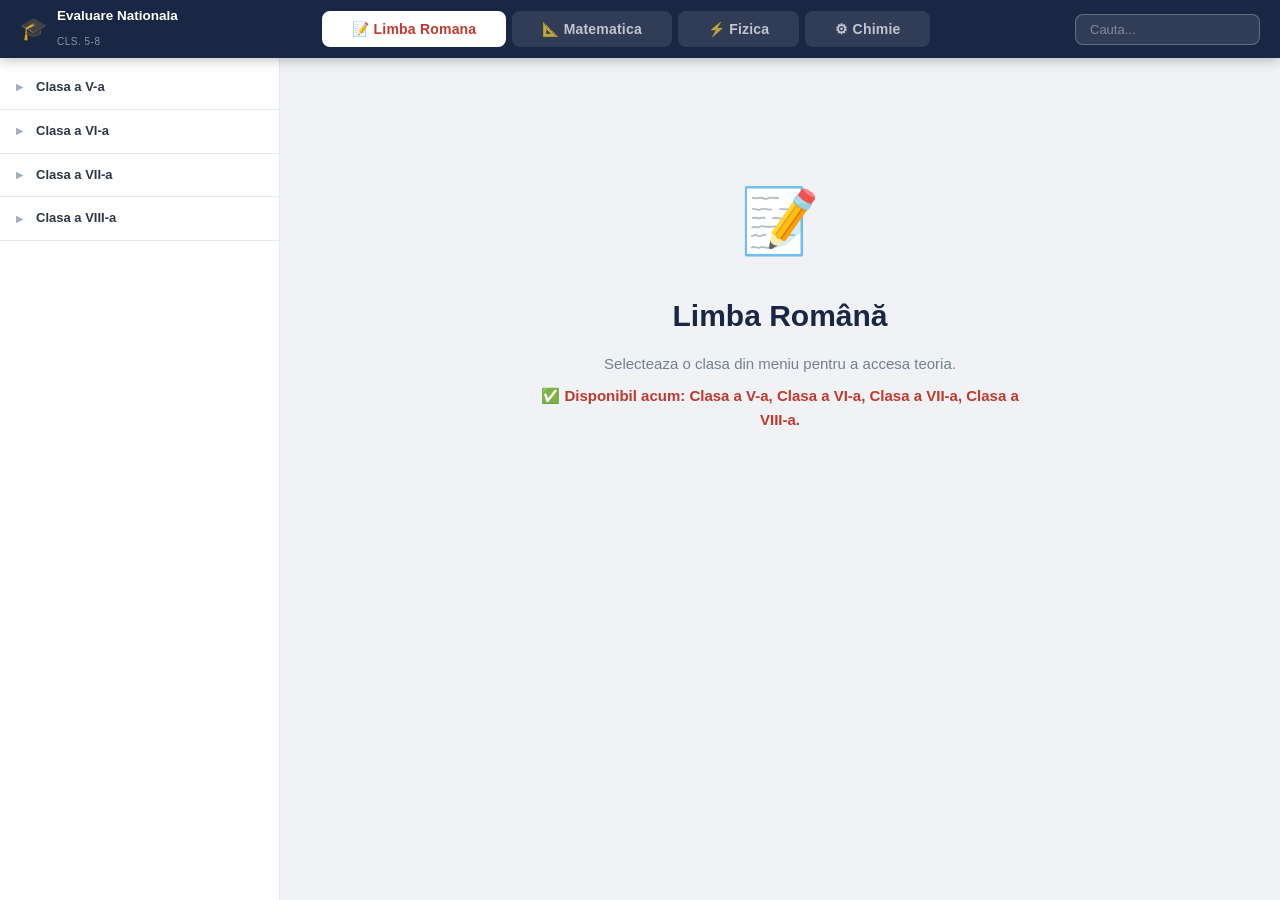
<file: index.html>
<!DOCTYPE html>
<html lang="ro">
<head>
  <meta charset="UTF-8" />
  <meta name="viewport" content="width=device-width, initial-scale=1.0" />
  <title>Evaluare Nationala - Pregatire cls. 5-8</title>
  <link rel="stylesheet" href="css/style.css" />
  <link rel="stylesheet" href="vendor/katex/katex.min.css" />
</head>
<body data-tab="romana">

  <header id="app-header">
    <div class="header-brand">
      <span class="brand-icon">&#127891;</span>
      <div class="brand-text">
        <strong>Evaluare Nationala</strong>
        <small>cls. 5-8</small>
      </div>
    </div>

    <button id="menu-btn" onclick="toggleSidebar()" aria-label="Meniu">&#9776;</button>

    <nav class="header-tabs">
      <button class="tab-btn active" id="tab-romana" onclick="switchTab('romana')">
        &#128221; Limba Romana
      </button>
      <button class="tab-btn" id="tab-matematica" onclick="switchTab('matematica')">
        &#128208; Matematica
      </button>
      <button class="tab-btn" id="tab-fizica" onclick="switchTab('fizica')">
        &#9889; Fizica
      </button>
      <button class="tab-btn" id="tab-chimie" onclick="switchTab('chimie')">
        &#9881; Chimie
      </button>
    </nav>

    <div class="header-search">
      <input type="text" id="search-input" placeholder="Cauta..." />
    </div>
  </header>

  <div class="app-body">
    <aside id="sidebar"></aside>
    <div id="sidebar-overlay" onclick="toggleSidebar()"></div>
    <main id="content"></main>
  </div>

  <script src="data/romana5.js"></script>
  <script src="data/romana6.js"></script>
  <script src="data/romana7.js"></script>
  <script src="data/romana8.js"></script>
  <script src="data/matematica5.js"></script>
  <script src="data/matematica6.js"></script>
  <script src="data/matematica7.js"></script>
  <script src="data/matematica8.js"></script>
  <script src="data/fizica6.js"></script>
  <script src="data/fizica7.js"></script>
  <script src="data/fizica8.js"></script>
  <script src="data/chimie7.js"></script>
  <script src="vendor/katex/katex.min.js"></script>
  <script src="vendor/katex/auto-render.min.js"></script>
  <script src="js/analytics.js"></script>
  <script src="js/app.js"></script>
</body>
</html>
</file>
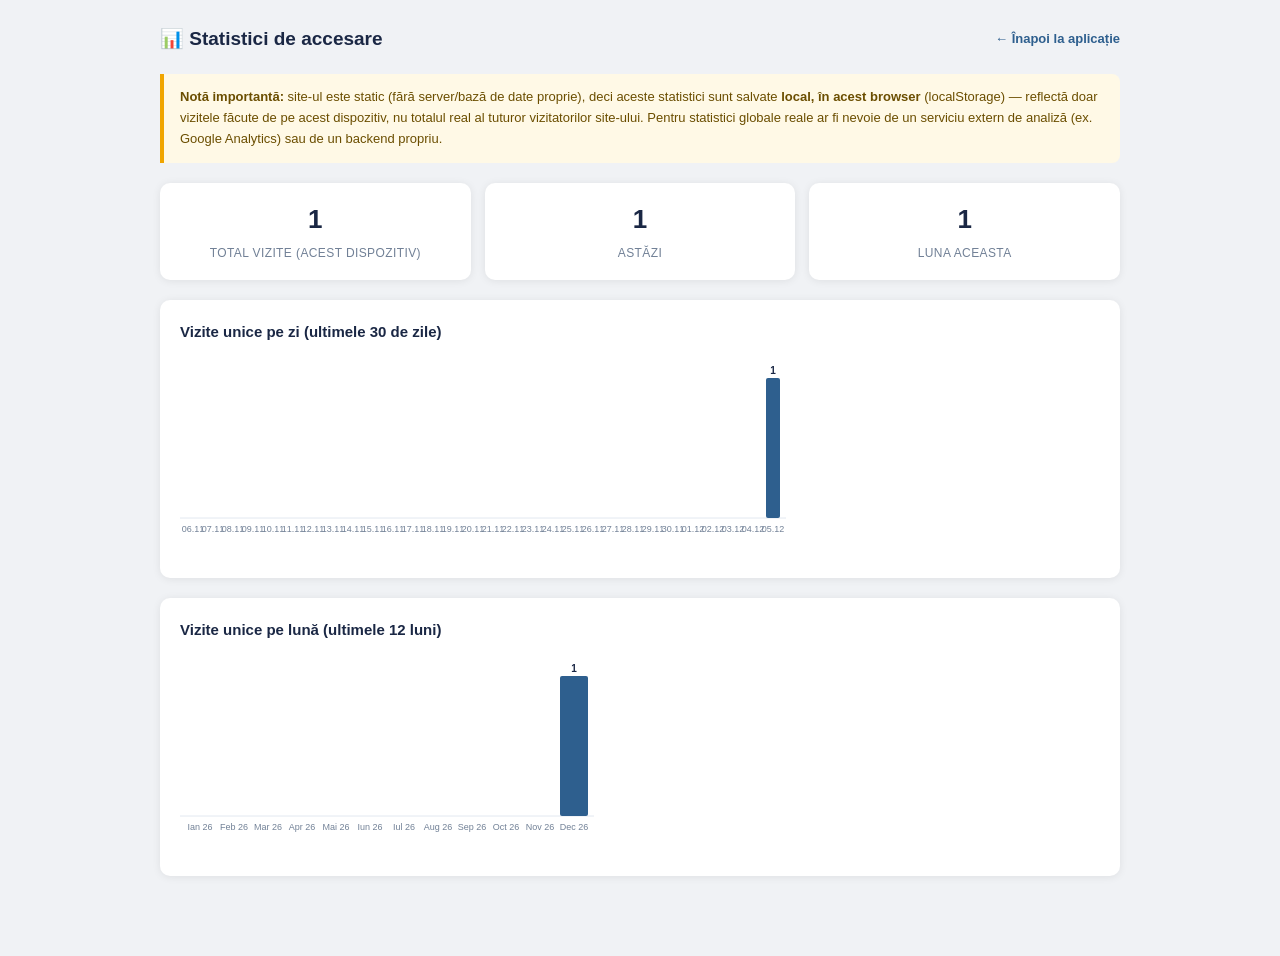
<file: admin.html>
<!DOCTYPE html>
<html lang="ro">
<head>
  <meta charset="UTF-8" />
  <meta name="viewport" content="width=device-width, initial-scale=1.0" />
  <meta name="robots" content="noindex, nofollow" />
  <title>Admin – Statistici accesare</title>
  <link rel="stylesheet" href="css/style.css" />
</head>
<body>
  <div class="admin-page">
    <div class="admin-shell">

      <div class="admin-topbar">
        <h1>&#128202; Statistici de accesare</h1>
        <a class="admin-back" href="index.html">&larr; Înapoi la aplicație</a>
      </div>

      <div class="admin-note" style="margin-bottom:20px;">
        <strong>Notă importantă:</strong> site-ul este static (fără server/bază de date proprie), deci aceste
        statistici sunt salvate <strong>local, în acest browser</strong> (localStorage) — reflectă doar vizitele
        făcute de pe acest dispozitiv, nu totalul real al tuturor vizitatorilor site-ului. Pentru statistici
        globale reale ar fi nevoie de un serviciu extern de analiză (ex. Google Analytics) sau de un backend propriu.
      </div>

      <div class="stat-cards">
        <div class="stat-card">
          <div class="stat-value" id="stat-total">0</div>
          <div class="stat-label">Total vizite (acest dispozitiv)</div>
        </div>
        <div class="stat-card">
          <div class="stat-value" id="stat-today">0</div>
          <div class="stat-label">Astăzi</div>
        </div>
        <div class="stat-card">
          <div class="stat-value" id="stat-month">0</div>
          <div class="stat-label">Luna aceasta</div>
        </div>
      </div>

      <div class="admin-card">
        <h2>Vizite unice pe zi (ultimele 30 de zile)</h2>
        <div class="admin-chart-wrap" id="chart-days"></div>
      </div>

      <div class="admin-card">
        <h2>Vizite unice pe lună (ultimele 12 luni)</h2>
        <div class="admin-chart-wrap" id="chart-months"></div>
      </div>

    </div>
  </div>

  <script src="js/admin.js"></script>
</body>
</html>
</file>
<file: css/style.css>
/* ==========================================
   EVALUARE NATIONALA - Design v2
   Taburi + Tree Sidebar + Server Local
   ========================================== */

*, *::before, *::after { box-sizing: border-box; margin: 0; padding: 0; }

:root {
  --primary:        #1a2744;
  --primary-light:  #2e5f8e;
  --accent-ro:      #c0392b;
  --accent-ro-light:#ffeaea;
  --accent-math:    #1a7a4a;
  --accent-math-light:#e8f5ee;
  --accent-fizica:  #2563a6;
  --accent-fizica-light:#e8f0fb;
  --accent-chimie:  #7c3aed;
  --accent-chimie-light:#f3eeff;
  /* Accent dinamic – schimbat prin data-tab pe body */
  --accent:         #c0392b;
  --accent-bg:      #ffeaea;
  --text:           #1a202c;
  --text-muted:     #718096;
  --border:         #e2e8f0;
  --bg:             #f0f2f5;
  --white:          #ffffff;
  --sidebar-width:  280px;
  --header-height:  58px;
  --radius:         10px;
  --shadow:         0 1px 8px rgba(0,0,0,.08);
  --shadow-lg:      0 8px 32px rgba(0,0,0,.12);
  /* pastrate pentru compatibilitate cu romana5.js content */
  --secondary: #e8f4fd;
}

body[data-tab="romana"]     { --accent: #c0392b; --accent-bg: #ffeaea; }
body[data-tab="matematica"] { --accent: #1a7a4a; --accent-bg: #e8f5ee; }
body[data-tab="fizica"]     { --accent: #2563a6; --accent-bg: #e8f0fb; }
body[data-tab="chimie"]     { --accent: #7c3aed; --accent-bg: #f3eeff; }

body {
  font-family: 'Segoe UI', 'Helvetica Neue', Arial, sans-serif;
  background: var(--bg);
  color: var(--text);
  line-height: 1.6;
  overflow-x: hidden;
}

/* ==========================================
   HEADER
   ========================================== */

#app-header {
  position: fixed;
  top: 0; left: 0; right: 0;
  height: var(--header-height);
  background: var(--primary);
  display: flex;
  align-items: center;
  padding: 0 20px;
  gap: 16px;
  z-index: 200;
  box-shadow: 0 2px 12px rgba(0,0,0,.25);
}

/* Brand */
.header-brand {
  display: flex;
  align-items: center;
  gap: 10px;
  flex-shrink: 0;
}

.brand-icon { font-size: 22px; }

.brand-text strong {
  display: block;
  color: white;
  font-size: 13.5px;
  font-weight: 700;
  white-space: nowrap;
}

.brand-text small {
  color: rgba(255,255,255,.5);
  font-size: 10px;
  text-transform: uppercase;
  letter-spacing: .5px;
}

/* ───── TABURI PRINCIPALE ───── */
.header-tabs {
  display: flex;
  gap: 6px;
  flex: 1;
  justify-content: center;
}

.tab-btn {
  display: flex;
  align-items: center;
  gap: 7px;
  padding: 8px 28px;
  border-radius: 8px;
  border: 2px solid transparent;
  background: rgba(255,255,255,.1);
  color: rgba(255,255,255,.7);
  font-size: 14px;
  font-weight: 600;
  cursor: pointer;
  transition: all .2s;
  letter-spacing: .2px;
  white-space: nowrap;
}

.tab-btn:hover {
  background: rgba(255,255,255,.18);
  color: white;
}

.tab-btn.active {
  background: white;
  color: var(--accent);
  border-color: white;
}

/* Search */
.header-search { flex-shrink: 0; }

/* Hamburger – vizibil doar pe mobil */
#menu-btn {
  display: none;
  align-items: center;
  justify-content: center;
  width: 36px;
  height: 36px;
  background: rgba(255,255,255,.1);
  border: 1.5px solid rgba(255,255,255,.25);
  border-radius: 8px;
  color: white;
  font-size: 18px;
  cursor: pointer;
  flex-shrink: 0;
  transition: background .2s;
}
#menu-btn:hover { background: rgba(255,255,255,.22); }

/* Overlay întunecat din spatele sidebar-ului pe mobil */
#sidebar-overlay {
  display: none;
  position: fixed;
  inset: 0;
  background: rgba(0,0,0,.45);
  z-index: 140;
}

.header-search input {
  padding: 7px 14px;
  border-radius: 8px;
  border: 1.5px solid rgba(255,255,255,.25);
  background: rgba(255,255,255,.1);
  color: white;
  font-size: 13px;
  width: 185px;
  outline: none;
  transition: all .2s;
}

.header-search input::placeholder { color: rgba(255,255,255,.4); }

.header-search input:focus {
  background: rgba(255,255,255,.18);
  border-color: rgba(255,255,255,.65);
}

/* ==========================================
   LAYOUT PRINCIPAL
   ========================================== */

.app-body {
  display: flex;
  margin-top: var(--header-height);
  min-height: calc(100vh - var(--header-height));
}

/* ==========================================
   SIDEBAR – TREE
   ========================================== */

#sidebar {
  width: var(--sidebar-width);
  background: var(--white);
  border-right: 1px solid var(--border);
  position: fixed;
  top: var(--header-height);
  left: 0;
  bottom: 0;
  overflow-y: auto;
  overflow-x: hidden;
  padding: 8px 0 24px;
  z-index: 100;
}

#sidebar::-webkit-scrollbar { width: 4px; }
#sidebar::-webkit-scrollbar-thumb { background: var(--border); border-radius: 2px; }

/* ── Nivel 1: Clasa ── */
.tree-grade-wrap {
  border-bottom: 1px solid var(--border);
}

.tree-grade-row {
  display: flex;
  align-items: center;
  gap: 8px;
  padding: 11px 16px;
  font-size: 13px;
  font-weight: 700;
  color: #2d3748;
  cursor: pointer;
  user-select: none;
  transition: background .15s;
}

.tree-grade-row:hover { background: var(--bg); }

.tree-grade-row.locked {
  cursor: default;
  color: #b0bec5;
}

.tree-grade-label { flex: 1; }

.tree-soon {
  font-size: 10px;
  font-weight: 600;
  color: #b0bec5;
  background: #f1f5f9;
  padding: 2px 8px;
  border-radius: 10px;
  white-space: nowrap;
}

/* ── Nivel 2: Sectiune ── */
.tree-grade-body {
  border-left: 3px solid var(--accent-bg);
  margin-left: 28px;
}

.tree-section-row {
  display: flex;
  align-items: center;
  gap: 7px;
  padding: 8px 12px 8px 10px;
  font-size: 12.5px;
  font-weight: 600;
  color: #4a5568;
  cursor: pointer;
  user-select: none;
  transition: background .15s, color .15s;
}

.tree-section-row:hover { background: var(--accent-bg); color: var(--accent); }
.tree-section-row.open  { color: var(--accent); }

.tree-section-icon { font-size: 14px; }

/* ── Nivel 3: Capitol ── */
.tree-section-body {
  border-left: 2px solid #edf2f7;
  margin-left: 22px;
}

.tree-chapter-row {
  padding: 6px 10px 6px 12px;
  font-size: 12px;
  color: #718096;
  cursor: pointer;
  transition: background .12s, color .12s;
  line-height: 1.4;
}

.tree-chapter-row:hover {
  background: var(--accent-bg);
  color: var(--accent);
}

.tree-chapter-row.active {
  background: var(--accent-bg);
  color: var(--accent);
  font-weight: 700;
  border-left: 2px solid var(--accent);
  margin-left: -2px;
  padding-left: 14px;
}

/* Arrow */
.tree-arrow {
  font-size: 9px;
  width: 12px;
  flex-shrink: 0;
  color: #a0aec0;
}

/* ==========================================
   CONTENT AREA
   ========================================== */

#content {
  margin-left: var(--sidebar-width);
  flex: 1;
  padding: 32px 40px;
  min-height: calc(100vh - var(--header-height));
}

/* ==========================================
   WELCOME SCREEN
   ========================================== */

.welcome-screen {
  max-width: 500px;
  margin: 80px auto;
  text-align: center;
}

.welcome-icon { font-size: 64px; margin-bottom: 20px; }

.welcome-screen h1 {
  font-size: 30px;
  font-weight: 800;
  color: var(--primary);
  margin-bottom: 12px;
}

.welcome-screen p {
  font-size: 15px;
  color: var(--text-muted);
  margin-bottom: 8px;
}

.welcome-hint {
  color: var(--accent) !important;
  font-weight: 600 !important;
}

/* ==========================================
   CHAPTER VIEW
   ========================================== */

.chapter-view { max-width: 820px; }

/* Breadcrumb */
.breadcrumb {
  display: flex;
  align-items: center;
  gap: 6px;
  font-size: 13px;
  color: var(--text-muted);
  margin-bottom: 20px;
  flex-wrap: wrap;
}

.bc-link {
  cursor: pointer;
  transition: color .15s;
}

.bc-link:hover { color: var(--accent); text-decoration: underline; }
.bc-sep   { opacity: .4; cursor: default; }
.bc-current { color: var(--text); font-weight: 600; cursor: default; }

/* Chapter header */
.chapter-header { margin-bottom: 24px; }

.chapter-badge {
  display: inline-block;
  padding: 3px 12px;
  border-radius: 20px;
  background: var(--accent-bg);
  color: var(--accent);
  font-size: 11.5px;
  font-weight: 700;
  text-transform: uppercase;
  letter-spacing: .5px;
  margin-bottom: 10px;
}

.chapter-header h1 {
  font-size: 24px;
  font-weight: 800;
  color: var(--primary);
}

/* Chapter body */
.chapter-body {
  background: white;
  border-radius: var(--radius);
  padding: 28px 32px;
  box-shadow: var(--shadow);
  margin-bottom: 24px;
}

/* Chapter footer nav */
.chapter-footer {
  display: flex;
  justify-content: space-between;
  gap: 12px;
  padding-top: 20px;
  border-top: 1px solid var(--border);
}

/* ==========================================
   CONTENT BLOCKS (in chapter.content)
   ========================================== */

.content-block { margin-bottom: 28px; }
.content-block:last-child { margin-bottom: 0; }

.content-block h4 {
  font-size: 15.5px;
  font-weight: 700;
  color: var(--primary);
  margin-bottom: 12px;
  padding-bottom: 6px;
  border-bottom: 2px solid var(--border);
  display: flex;
  align-items: center;
  gap: 8px;
}

.content-block h5 {
  font-size: 13.5px;
  font-weight: 700;
  color: var(--primary-light);
  margin: 16px 0 8px;
}

.content-block p {
  font-size: 14px;
  color: var(--text);
  margin-bottom: 8px;
  line-height: 1.75;
}

.content-block ul, .content-block ol {
  padding-left: 20px;
  margin-bottom: 10px;
}

.content-block li {
  font-size: 14px;
  color: var(--text);
  margin-bottom: 5px;
  line-height: 1.65;
}

/* Definition box */
.definitie {
  background: #eef4ff;
  border-left: 4px solid var(--primary-light);
  border-radius: 0 8px 8px 0;
  padding: 13px 16px;
  margin: 12px 0;
}

.definitie .definitie-label {
  font-size: 10px;
  font-weight: 800;
  text-transform: uppercase;
  letter-spacing: 1px;
  color: var(--primary);
  margin-bottom: 4px;
}

.definitie p {
  font-size: 14px;
  color: var(--primary);
  font-style: italic;
  margin: 0;
}

/* Example box */
.exemplu {
  background: #fffbeb;
  border-left: 4px solid #f59e0b;
  border-radius: 0 8px 8px 0;
  padding: 13px 16px;
  margin: 12px 0;
}

.exemplu .exemplu-label {
  font-size: 10px;
  font-weight: 800;
  text-transform: uppercase;
  letter-spacing: 1px;
  color: #b45309;
  margin-bottom: 6px;
}

.exemplu p, .exemplu li {
  font-size: 13.5px;
  color: #78350f;
  margin: 0 0 4px;
}

/* Warning box */
.atentie {
  background: #fff5f5;
  border-left: 4px solid var(--accent-ro);
  border-radius: 0 8px 8px 0;
  padding: 13px 16px;
  margin: 12px 0;
}

.atentie .atentie-label {
  font-size: 10px;
  font-weight: 800;
  text-transform: uppercase;
  letter-spacing: 1px;
  color: var(--accent-ro);
  margin-bottom: 4px;
}

.atentie p {
  font-size: 13.5px;
  color: #7f1d1d;
  margin: 0;
}

/* Tables */
.teoria-table {
  width: 100%;
  border-collapse: collapse;
  margin: 12px 0;
  font-size: 13px;
  border-radius: 8px;
  overflow: hidden;
  box-shadow: 0 1px 4px rgba(0,0,0,.06);
}

.teoria-table th {
  background: var(--primary);
  color: white;
  padding: 9px 13px;
  text-align: left;
  font-size: 12px;
  font-weight: 600;
}

.teoria-table td {
  padding: 8px 13px;
  border-bottom: 1px solid var(--border);
  vertical-align: top;
  line-height: 1.55;
}

.teoria-table tr:last-child td { border-bottom: none; }
.teoria-table tr:nth-child(even) td { background: var(--bg); }

/* Tags inline */
.tag {
  display: inline-block;
  padding: 2px 8px;
  border-radius: 4px;
  font-size: 12px;
  font-weight: 600;
  margin: 1px;
}

.tag.ro    { background: var(--accent-ro-light);   color: var(--accent-ro); }
.tag.blue  { background: var(--secondary);          color: var(--primary); }
.tag.green { background: var(--accent-math-light);  color: var(--accent-math); }
.tag.yellow{ background: #fffbf0; color: #8a6000; border: 1px solid #f0a500; }

/* Difficulty badges for progressive exercises */
.dif-badge {
  display: inline-block;
  padding: 2px 9px;
  border-radius: 20px;
  font-size: 10.5px;
  font-weight: 800;
  text-transform: uppercase;
  letter-spacing: .4px;
  margin-right: 7px;
  vertical-align: middle;
  white-space: nowrap;
}

.dif-usor      { background: #e6f9ec; color: #1a7a4a; }
.dif-mediu     { background: #fff7e0; color: #8a6000; }
.dif-dificil   { background: #ffece8; color: #c0392b; }
.dif-f-dificil { background: #f3eeff; color: #7c3aed; }

/* Collapsible solution under each proposed exercise */
.rezolvare-toggle {
  margin: 6px 0 10px;
}

.rezolvare-toggle summary {
  cursor: pointer;
  font-size: 12.5px;
  font-weight: 700;
  color: var(--accent);
  list-style: none;
  display: inline-block;
}

.rezolvare-toggle summary::-webkit-details-marker { display: none; }
.rezolvare-toggle summary::before { content: "▸ "; }
.rezolvare-toggle[open] summary::before { content: "▾ "; }

.rezolvare-toggle p {
  margin-top: 6px;
  padding: 8px 12px;
  background: var(--bg);
  border-left: 3px solid var(--accent);
  border-radius: 0 6px 6px 0;
  font-size: 13px;
  color: var(--text);
  line-height: 1.55;
}

/* ==========================================
   NAVIGATION BUTTONS
   ========================================== */

.btn-nav {
  display: flex;
  align-items: center;
  gap: 8px;
  padding: 10px 20px;
  border-radius: 8px;
  border: 1.5px solid var(--border);
  background: white;
  font-size: 13.5px;
  font-weight: 600;
  cursor: pointer;
  color: var(--primary);
  transition: all .2s;
}

.btn-nav:hover {
  border-color: var(--accent);
  color: var(--accent);
  background: var(--accent-bg);
}

/* ==========================================
   SEARCH RESULTS
   ========================================== */

.search-result {
  display: flex;
  flex-direction: column;
  gap: 4px;
  padding: 14px 16px;
  background: white;
  border-radius: var(--radius);
  box-shadow: var(--shadow);
  margin-bottom: 10px;
  cursor: pointer;
  border-left: 3px solid var(--accent);
  transition: transform .15s, box-shadow .15s;
}

.search-result:hover {
  transform: translateX(3px);
  box-shadow: var(--shadow-lg);
}

.search-result strong { font-size: 14px; color: var(--text); }
.search-result span   { font-size: 12px; color: var(--text-muted); }

/* ==========================================
   RESPONSIVE
   ========================================== */

@media (max-width: 768px) {
  /* Sidebar alunecă din stânga; overlay apare în spatele lui */
  #sidebar {
    width: min(280px, 80vw);
    transform: translateX(-100%);
    transition: transform .3s ease;
    z-index: 150;
  }
  #sidebar.open {
    transform: translateX(0);
  }
  #sidebar.open ~ #sidebar-overlay,
  #sidebar-overlay.visible {
    display: block;
  }
  #content {
    margin-left: 0;
    padding: 16px;
  }
  /* Tab-uri cu scroll orizontal fără wrapping */
  .header-tabs {
    flex: 1;
    overflow-x: auto;
    justify-content: flex-start;
    gap: 4px;
    scrollbar-width: none;
  }
  .header-tabs::-webkit-scrollbar { display: none; }
  .header-tabs .tab-btn {
    padding: 6px 12px;
    font-size: 12px;
    flex-shrink: 0;
  }
  .brand-text { display: none; }
  #menu-btn { display: flex; }
  /* Search mai îngust */
  .header-search input { width: 110px; }
  /* Breadcrumb pe mai multe linii */
  .breadcrumb { flex-wrap: wrap; }
  /* Butoane navigare stivuite vertical */
  .chapter-nav { flex-direction: column; gap: 8px; }
  .btn-nav { max-width: 100%; text-align: center; }
}

/* ==========================================
   MATEMATICĂ – KaTeX + Formule + SVG Figuri
   ========================================== */

/* Bloc centrat pentru formule display (KaTeX \[...\]) */
.math-block {
  overflow-x: auto;
  text-align: center;
  margin: 12px 0;
  padding: 6px 0;
}
.math-block .katex-display { margin: 0; }

/* Inline math spacing */
.katex { font-size: 1.05em; }

/* Font fallback pentru subsetul local KaTeX.
   Pachetul local nu include toate fonturile KaTeX; aceste reguli evita 404-uri
   pentru familii rare precum KaTeX_AMS, pastrand formulele lizibile. */
.katex .amsrm,
.katex .mathbb,
.katex .textbb,
.katex .mathfrak,
.katex .textfrak,
.katex .mathboldfrak,
.katex .textboldfrak,
.katex .mathscr,
.katex .textscr,
.katex .mathtt,
.katex .texttt,
.katex .mathsf,
.katex .textsf,
.katex .mathboldsf,
.katex .textboldsf,
.katex .mathitsf,
.katex .textitsf {
  font-family: KaTeX_Main, "Times New Roman", serif !important;
}

.katex .mathit,
.katex .textit,
.katex .boldsymbol {
  font-family: KaTeX_Math, KaTeX_Main, "Times New Roman", serif !important;
}

/* Tabel de formule / proprietăți matematice */
.math-prop {
  background: #f0f8f4;
  border-left: 4px solid var(--accent-math);
  border-radius: 6px;
  padding: 12px 16px;
  margin: 10px 0;
  font-size: 15px;
}
.math-prop .label {
  font-weight: 700;
  color: var(--accent-math);
  display: block;
  margin-bottom: 4px;
  font-size: 12px;
  text-transform: uppercase;
  letter-spacing: .5px;
}

/* Casetă "De reținut" (verde) */
.retine {
  background: #e8f5ee;
  border: 1.5px solid var(--accent-math);
  border-radius: 8px;
  padding: 12px 16px;
  margin: 12px 0;
}
.retine-label {
  font-weight: 700;
  color: var(--accent-math);
  font-size: 12px;
  text-transform: uppercase;
  letter-spacing: .5px;
  margin-bottom: 6px;
}

/* Casetă exemplu rezolvat */
.rezolvat {
  background: #fff8e1;
  border-left: 4px solid #f59e0b;
  border-radius: 6px;
  padding: 12px 16px;
  margin: 10px 0;
}
.rezolvat-label {
  font-weight: 700;
  color: #b45309;
  font-size: 12px;
  text-transform: uppercase;
  letter-spacing: .5px;
  margin-bottom: 6px;
}

/* Container pentru figuri SVG geometrice */
.geo-figure {
  display: flex;
  flex-direction: column;
  align-items: center;
  gap: 6px;
  margin: 16px 0;
}
.geo-figure svg {
  display: block;
  max-width: 100%;
  height: auto;
}
.geo-figure figcaption {
  font-size: 13px;
  color: var(--text-muted);
  font-style: italic;
  text-align: center;
}

/* Grilă cu 2 figuri side by side */
.geo-grid {
  display: grid;
  grid-template-columns: repeat(auto-fit, minmax(200px, 1fr));
  gap: 16px;
  margin: 16px 0;
}

/* Tabel matematică (mai compact decât cel generic) */
.math-table {
  width: 100%;
  border-collapse: collapse;
  margin: 10px 0;
  font-size: 14px;
}
.math-table th {
  background: var(--accent-math);
  color: #fff;
  padding: 7px 10px;
  text-align: center;
}
.math-table td {
  border: 1px solid #cde8d8;
  padding: 6px 10px;
  text-align: center;
}
.math-table tr:nth-child(even) td { background: #f0f8f4; }

/* Pași de rezolvare numerotați */
.pasi ol {
  padding-left: 20px;
}
.pasi ol li {
  margin: 6px 0;
  line-height: 1.6;
}

/* Metodă (U2) */
.metoda {
  background: #eff6ff;
  border-left: 4px solid #3b82f6;
  border-radius: 6px;
  padding: 12px 16px;
  margin: 10px 0;
}
.metoda-label {
  font-weight: 700;
  color: #1d4ed8;
  font-size: 12px;
  text-transform: uppercase;
  letter-spacing: .5px;
  margin-bottom: 6px;
}

/* ==========================================
   ADMIN PAGE (statistici de accesare — pagină ascunsă, fără link în meniu)
   ========================================== */

.admin-page {
  min-height: 100vh;
  background: var(--bg);
  padding: 24px 16px 60px;
}

.admin-shell {
  max-width: 960px;
  margin: 0 auto;
}

.admin-topbar {
  display: flex;
  align-items: center;
  justify-content: space-between;
  gap: 12px;
  margin-bottom: 20px;
}

.admin-topbar h1 {
  font-size: 19px;
  color: var(--primary);
  display: flex;
  align-items: center;
  gap: 8px;
}

.admin-back {
  font-size: 13px;
  color: var(--primary-light);
  text-decoration: none;
  font-weight: 600;
  white-space: nowrap;
}
.admin-back:hover { text-decoration: underline; }

.admin-card {
  background: var(--white);
  border-radius: var(--radius);
  box-shadow: var(--shadow);
  padding: 20px;
  margin-bottom: 20px;
}

.admin-card h2 {
  font-size: 15px;
  color: var(--primary);
  margin-bottom: 14px;
}

.stat-cards {
  display: grid;
  grid-template-columns: repeat(auto-fit, minmax(150px, 1fr));
  gap: 14px;
  margin-bottom: 20px;
}

.stat-card {
  background: var(--white);
  border-radius: var(--radius);
  box-shadow: var(--shadow);
  padding: 16px;
  text-align: center;
}

.stat-card .stat-value {
  font-size: 26px;
  font-weight: 800;
  color: var(--primary);
}

.stat-card .stat-label {
  font-size: 12px;
  color: var(--text-muted);
  margin-top: 4px;
  text-transform: uppercase;
  letter-spacing: .4px;
}

.admin-chart-wrap {
  overflow-x: auto;
}

.admin-chart-wrap svg { display: block; }

.admin-bar {
  fill: var(--primary-light);
}
.admin-bar:hover { fill: var(--primary); }

.admin-bar-label {
  font-size: 9px;
  fill: var(--text-muted);
}

.admin-bar-value {
  font-size: 10px;
  fill: var(--primary);
  font-weight: 700;
}

.admin-axis-line {
  stroke: var(--border);
  stroke-width: 1;
}

.admin-note {
  background: #fff9e6;
  border-left: 4px solid #f0a500;
  border-radius: 0 8px 8px 0;
  padding: 13px 16px;
  font-size: 13px;
  color: #6b4e00;
  line-height: 1.6;
}

.admin-empty {
  font-size: 13.5px;
  color: var(--text-muted);
  text-align: center;
  padding: 30px 10px;
}
</file>
